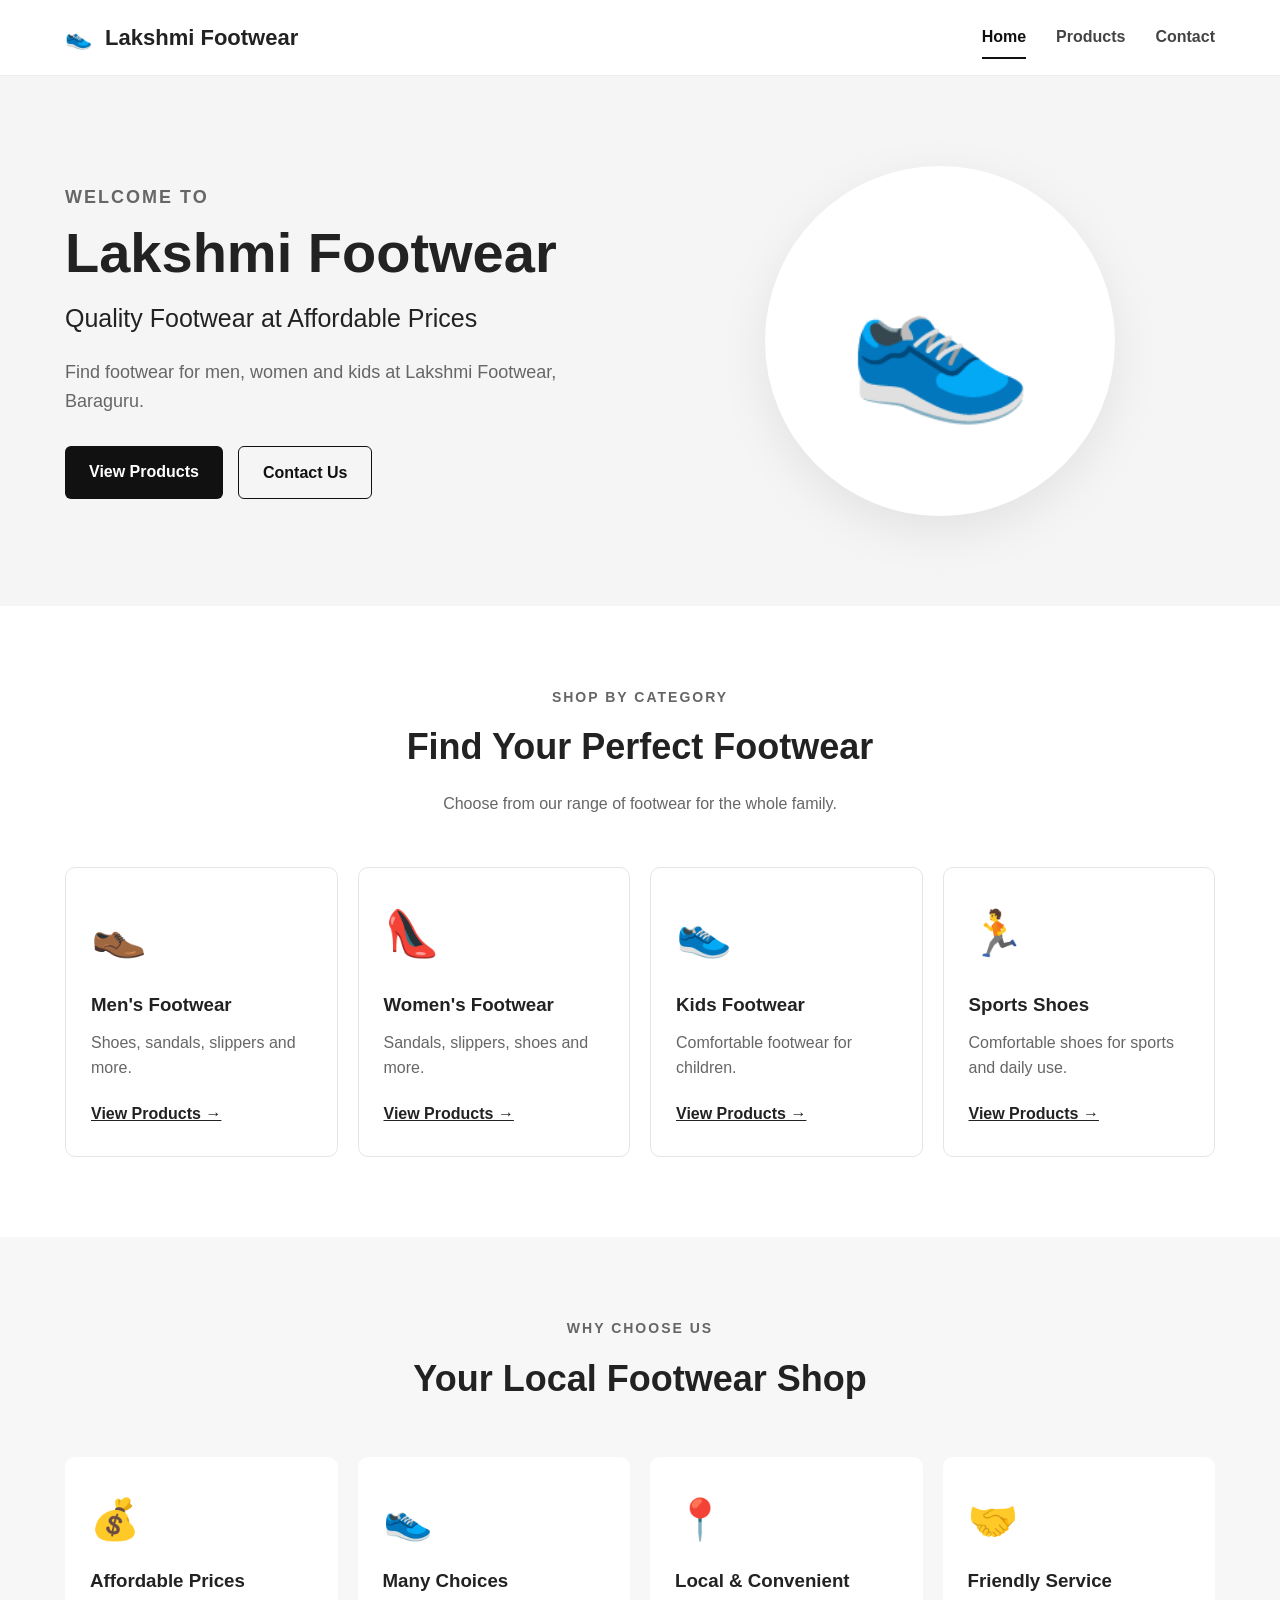
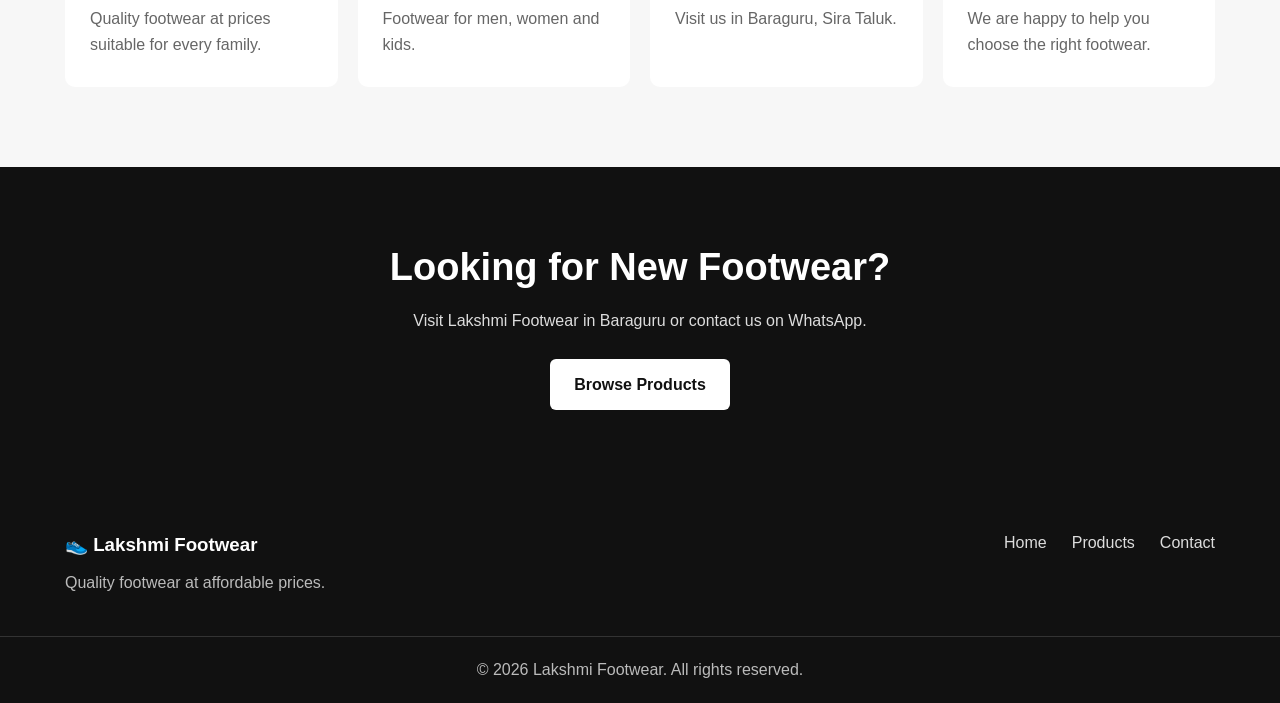
<file: index.html>
<!DOCTYPE html>
<html lang="en">
<head>
    <meta charset="UTF-8">
    <meta name="viewport" content="width=device-width, initial-scale=1.0">

    <meta name="description"
          content="Lakshmi Footwear - Quality footwear at affordable prices in Baraguru, Sira Taluk, Tumakuru, Karnataka.">

    <title>Lakshmi Footwear | Baraguru</title>

    <link rel="stylesheet" href="style.css">
</head>

<body>

    <!-- ================= HEADER ================= -->

    <header class="header">

        <div class="container nav-container">

            <a href="index.html" class="logo">
                <span>👟</span>
                Lakshmi Footwear
            </a>

            <button class="menu-btn" id="menuBtn">
                ☰
            </button>

            <nav class="navbar" id="navbar">
                <a href="index.html" class="active">Home</a>
                <a href="products.html">Products</a>
                <a href="contact.html">Contact</a>
            </nav>

        </div>

    </header>


    <!-- ================= HERO SECTION ================= -->

    <main>

        <section class="hero">

            <div class="container hero-content">

                <div class="hero-text">

                    <p class="small-title">
                        WELCOME TO
                    </p>

                    <h1>
                        Lakshmi Footwear
                    </h1>

                    <h2>
                        Quality Footwear at Affordable Prices
                    </h2>

                    <p>
                        Find footwear for men, women and kids
                        at Lakshmi Footwear, Baraguru.
                    </p>

                    <div class="hero-buttons">

                        <a href="products.html" class="btn primary-btn">
                            View Products
                        </a>

                        <a href="contact.html" class="btn secondary-btn">
                            Contact Us
                        </a>

                    </div>

                </div>

                <div class="hero-image">
                    <div class="shoe-emoji">
                        👟
                    </div>
                </div>

            </div>

        </section>


        <!-- ================= CATEGORIES ================= -->

        <section class="section">

            <div class="container">

                <div class="section-heading">

                    <p class="small-title">
                        SHOP BY CATEGORY
                    </p>

                    <h2>
                        Find Your Perfect Footwear
                    </h2>

                    <p>
                        Choose from our range of footwear for the whole family.
                    </p>

                </div>


                <div class="category-grid">

                    <div class="category-card">
                        <div class="category-icon">👞</div>
                        <h3>Men's Footwear</h3>
                        <p>Shoes, sandals, slippers and more.</p>
                        <a href="products.html">View Products →</a>
                    </div>


                    <div class="category-card">
                        <div class="category-icon">👠</div>
                        <h3>Women's Footwear</h3>
                        <p>Sandals, slippers, shoes and more.</p>
                        <a href="products.html">View Products →</a>
                    </div>


                    <div class="category-card">
                        <div class="category-icon">👟</div>
                        <h3>Kids Footwear</h3>
                        <p>Comfortable footwear for children.</p>
                        <a href="products.html">View Products →</a>
                    </div>


                    <div class="category-card">
                        <div class="category-icon">🏃</div>
                        <h3>Sports Shoes</h3>
                        <p>Comfortable shoes for sports and daily use.</p>
                        <a href="products.html">View Products →</a>
                    </div>

                </div>

            </div>

        </section>


        <!-- ================= WHY US ================= -->

        <section class="why-section">

            <div class="container">

                <div class="section-heading">

                    <p class="small-title">
                        WHY CHOOSE US
                    </p>

                    <h2>
                        Your Local Footwear Shop
                    </h2>

                </div>


                <div class="features-grid">

                    <div class="feature-card">
                        <div class="feature-icon">💰</div>
                        <h3>Affordable Prices</h3>
                        <p>
                            Quality footwear at prices suitable
                            for every family.
                        </p>
                    </div>


                    <div class="feature-card">
                        <div class="feature-icon">👟</div>
                        <h3>Many Choices</h3>
                        <p>
                            Footwear for men, women and kids.
                        </p>
                    </div>


                    <div class="feature-card">
                        <div class="feature-icon">📍</div>
                        <h3>Local & Convenient</h3>
                        <p>
                            Visit us in Baraguru, Sira Taluk.
                        </p>
                    </div>


                    <div class="feature-card">
                        <div class="feature-icon">🤝</div>
                        <h3>Friendly Service</h3>
                        <p>
                            We are happy to help you choose
                            the right footwear.
                        </p>
                    </div>

                </div>

            </div>

        </section>


        <!-- ================= CALL TO ACTION ================= -->

        <section class="cta-section">

            <div class="container cta-content">

                <h2>
                    Looking for New Footwear?
                </h2>

                <p>
                    Visit Lakshmi Footwear in Baraguru
                    or contact us on WhatsApp.
                </p>

                <a href="products.html" class="btn white-btn">
                    Browse Products
                </a>

            </div>

        </section>

    </main>


    <!-- ================= FOOTER ================= -->

    <footer class="footer">

        <div class="container footer-content">

            <div>
                <h3>👟 Lakshmi Footwear</h3>

                <p>
                    Quality footwear at affordable prices.
                </p>
            </div>


            <div class="footer-links">

                <a href="index.html">Home</a>

                <a href="products.html">Products</a>

                <a href="contact.html">Contact</a>

            </div>

        </div>


        <div class="copyright">

            <p>
                © <span id="year"></span> Lakshmi Footwear.
                All rights reserved.
            </p>

        </div>

    </footer>


    <script src="script.js"></script>

</body>
</html>
</file>
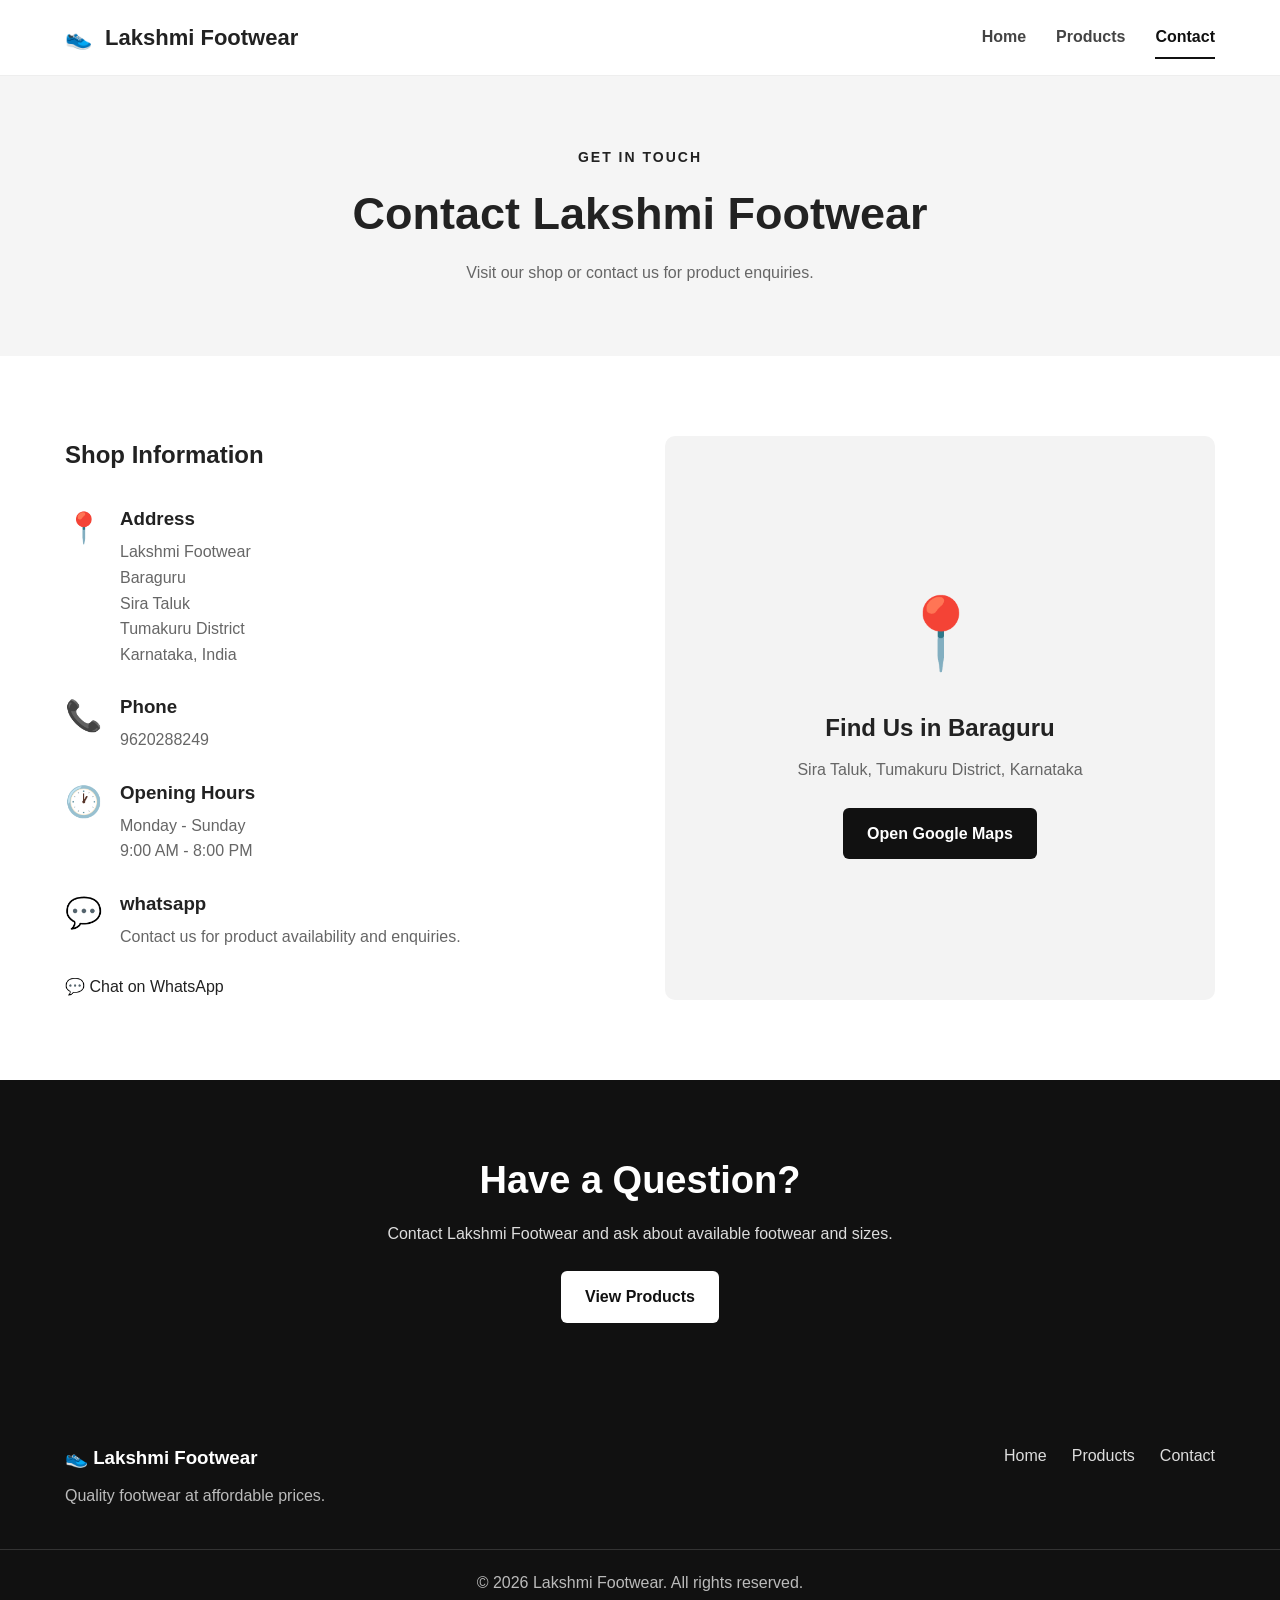
<file: contact.html>
<!DOCTYPE html>
<html lang="en">

<head>

    <meta charset="UTF-8">

    <meta name="viewport"
          content="width=device-width, initial-scale=1.0">

    <meta name="description"
          content="Contact Lakshmi Footwear in Baraguru, Sira Taluk, Tumakuru, Karnataka.">

    <title>Contact | Lakshmi Footwear</title>

    <link rel="stylesheet" href="style.css">

</head>


<body>


    <!-- HEADER -->

    <header class="header">

        <div class="container nav-container">

            <a href="index.html" class="logo">

                <span>👟</span>

                Lakshmi Footwear

            </a>


            <button class="menu-btn" id="menuBtn">
                ☰
            </button>


            <nav class="navbar" id="navbar">

                <a href="index.html">
                    Home
                </a>

                <a href="products.html">
                    Products
                </a>

                <a href="contact.html" class="active">
                    Contact
                </a>

            </nav>

        </div>

    </header>


    <!-- PAGE HEADER -->

    <section class="page-header">

        <div class="container">

            <p class="small-title">
                GET IN TOUCH
            </p>

            <h1>
                Contact Lakshmi Footwear
            </h1>

            <p>
                Visit our shop or contact us for product enquiries.
            </p>

        </div>

    </section>


    <!-- CONTACT -->

    <main class="section">

        <div class="container">

            <div class="contact-grid">


                <!-- CONTACT INFORMATION -->

                <div class="contact-info">

                    <h2>
                        Shop Information
                    </h2>


                    <div class="contact-item">

                        <div class="contact-icon">
                            📍
                        </div>

                        <div>

                            <h3>
                                Address
                            </h3>

                            <p>
                                Lakshmi Footwear<br>
                                Baraguru<br>
                                Sira Taluk<br>
                                Tumakuru District<br>
                                Karnataka, India
                            </p>

                        </div>

                    </div>


                    <div class="contact-item">

                        <div class="contact-icon">
                            📞
                        </div>

                        <div>

                            <h3>
                                Phone
                            </h3>

                            <p>
                                9620288249
                            </p>

                        </div>

                    </div>


                    <div class="contact-item">

                        <div class="contact-icon">
                            🕐
                        </div>

                        <div>

                            <h3>
                                Opening Hours
                            </h3>

                            <p>
                                Monday - Sunday<br>
                                9:00 AM - 8:00 PM
                            </p>

                        </div>

                    </div>


                    <div class="contact-item">

                        <div class="contact-icon">
                            💬
                        </div>

                        <div>

                            <h3>
                                whatsapp
                            </h3>

                            <p>
                                Contact us for product availability
                                and enquiries.
                            </p>

                        </div>

                    </div>


                    <!-- IMPORTANT:
                         Replace 9620288249 with the real
                         WhatsApp number.
                    -->

                    <a
                        href="https:/wa.me/9620288249
                        class="btn whatsapp-btn"
                        target="_blank">

                        💬 Chat on WhatsApp

                    </a>

                </div>


                <!-- MAP -->

                <div class="map-container">

                    <div class="map-placeholder">

                        <div class="map-icon">
                            📍
                        </div>

                        <h2>
                            Find Us in Baraguru
                        </h2>

                        <p>
                            Sira Taluk, Tumakuru District,
                            Karnataka
                        </p>

                        <!-- Replace this link with the actual
                             Google Maps link for the shop. -->

                        <a
                            href="https://www.google.com/maps/search/?api=1&query=Baraguru%2C%20Sira%2C%20Karnataka"
                            target="_blank"
                            class="btn primary-btn">

                            Open Google Maps

                        </a>

                    </div>

                </div>

            </div>

        </div>

    </main>


    <!-- CTA -->

    <section class="cta-section">

        <div class="container cta-content">

            <h2>
                Have a Question?
            </h2>

            <p>
                Contact Lakshmi Footwear and ask about
                available footwear and sizes.
            </p>

            <a
                href="products.html"
                class="btn white-btn">

                View Products

            </a>

        </div>

    </section>


    <!-- FOOTER -->

    <footer class="footer">

        <div class="container footer-content">

            <div>

                <h3>
                    👟 Lakshmi Footwear
                </h3>

                <p>
                    Quality footwear at affordable prices.
                </p>

            </div>


            <div class="footer-links">

                <a href="index.html">
                    Home
                </a>

                <a href="products.html">
                    Products
                </a>

                <a href="contact.html">
                    Contact
                </a>

            </div>

        </div>


        <div class="copyright">

            <p>
                © <span id="year"></span>
                Lakshmi Footwear.
                All rights reserved.
            </p>

        </div>

    </footer>


    <script src="script.js"></script>

</body>

</html>
</file>
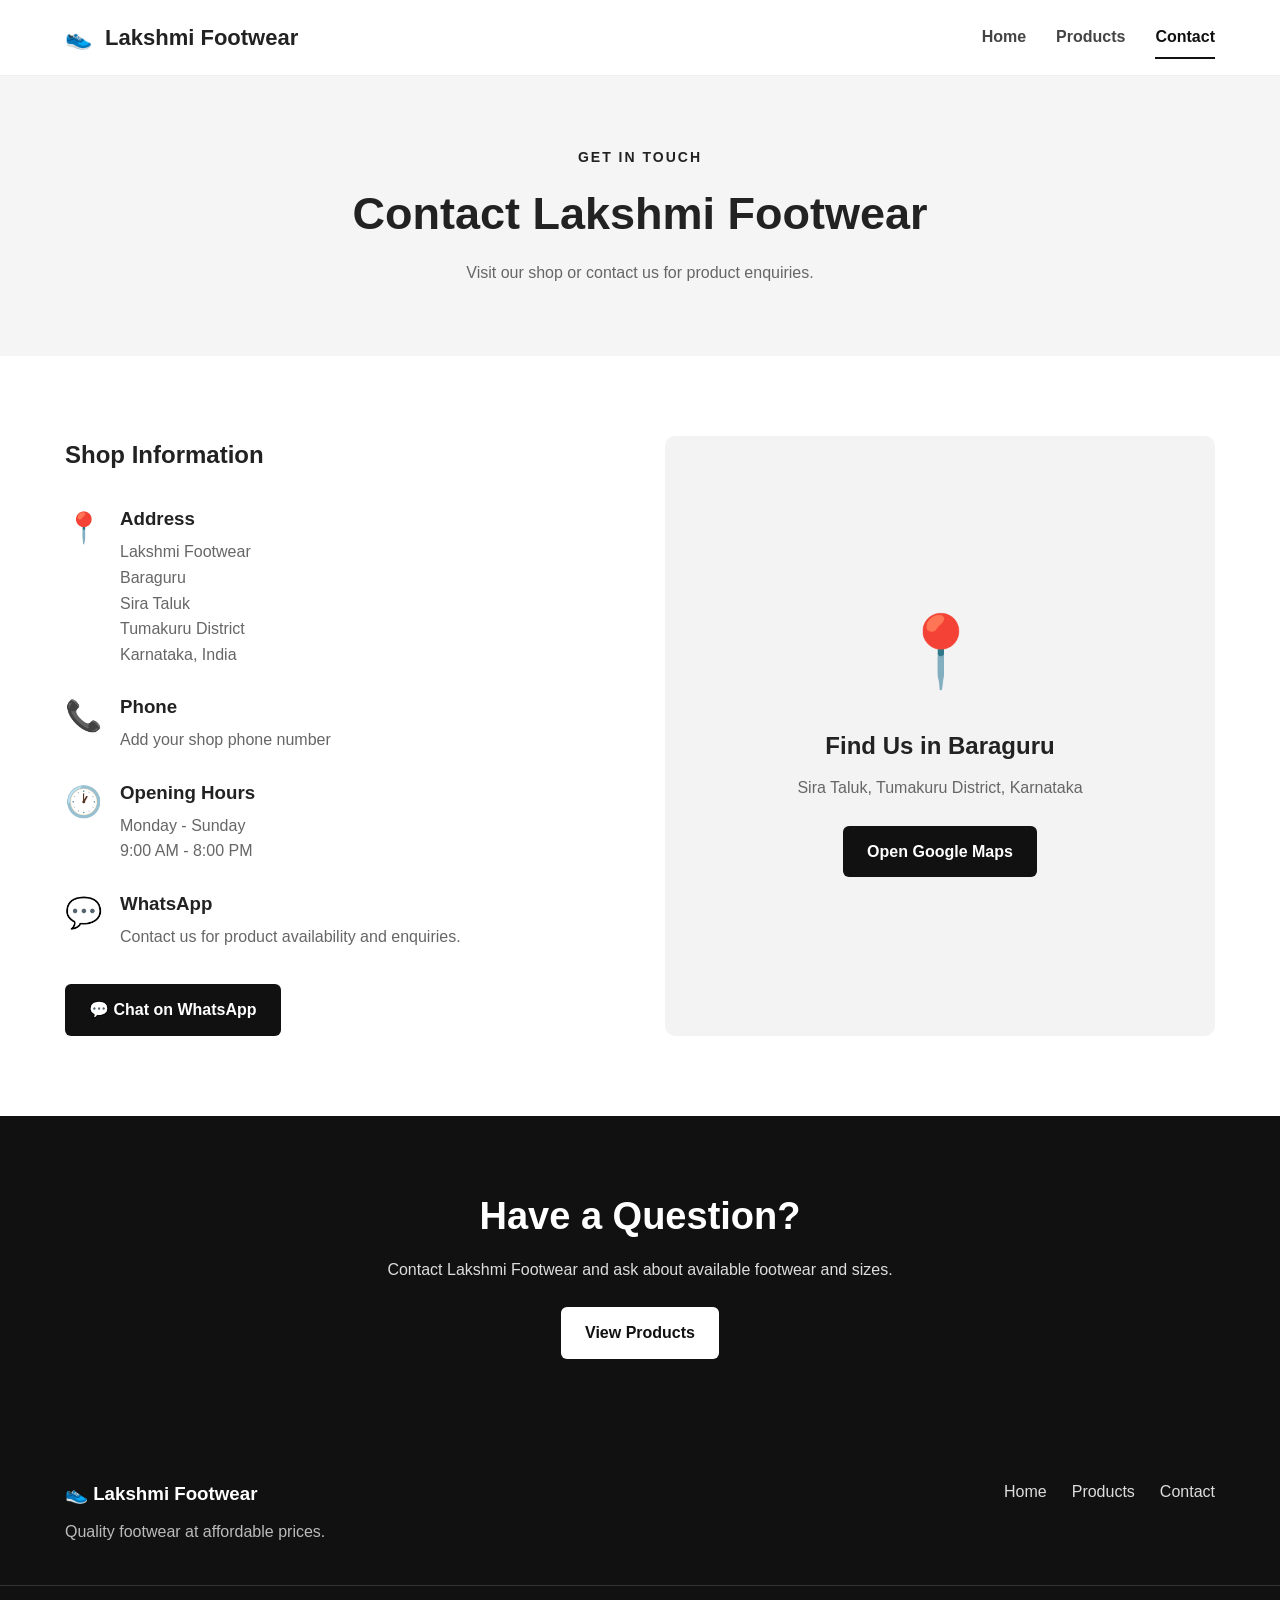
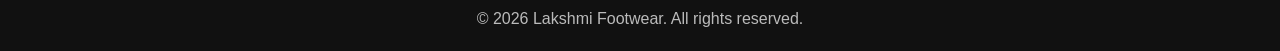
<file: products.html>
<!DOCTYPE html>
<html lang="en">

<head>

    <meta charset="UTF-8">

    <meta name="viewport"
          content="width=device-width, initial-scale=1.0">

    <meta name="description"
          content="Contact Lakshmi Footwear in Baraguru, Sira Taluk, Tumakuru, Karnataka.">

    <title>Contact | Lakshmi Footwear</title>

    <link rel="stylesheet" href="style.css">

</head>


<body>


    <!-- HEADER -->

    <header class="header">

        <div class="container nav-container">

            <a href="index.html" class="logo">

                <span>👟</span>

                Lakshmi Footwear

            </a>


            <button class="menu-btn" id="menuBtn">
                ☰
            </button>


            <nav class="navbar" id="navbar">

                <a href="index.html">
                    Home
                </a>

                <a href="products.html">
                    Products
                </a>

                <a href="contact.html" class="active">
                    Contact
                </a>

            </nav>

        </div>

    </header>


    <!-- PAGE HEADER -->

    <section class="page-header">

        <div class="container">

            <p class="small-title">
                GET IN TOUCH
            </p>

            <h1>
                Contact Lakshmi Footwear
            </h1>

            <p>
                Visit our shop or contact us for product enquiries.
            </p>

        </div>

    </section>


    <!-- CONTACT -->

    <main class="section">

        <div class="container">

            <div class="contact-grid">


                <!-- CONTACT INFORMATION -->

                <div class="contact-info">

                    <h2>
                        Shop Information
                    </h2>


                    <div class="contact-item">

                        <div class="contact-icon">
                            📍
                        </div>

                        <div>

                            <h3>
                                Address
                            </h3>

                            <p>
                                Lakshmi Footwear<br>
                                Baraguru<br>
                                Sira Taluk<br>
                                Tumakuru District<br>
                                Karnataka, India
                            </p>

                        </div>

                    </div>


                    <div class="contact-item">

                        <div class="contact-icon">
                            📞
                        </div>

                        <div>

                            <h3>
                                Phone
                            </h3>

                            <p>
                                Add your shop phone number
                            </p>

                        </div>

                    </div>


                    <div class="contact-item">

                        <div class="contact-icon">
                            🕐
                        </div>

                        <div>

                            <h3>
                                Opening Hours
                            </h3>

                            <p>
                                Monday - Sunday<br>
                                9:00 AM - 8:00 PM
                            </p>

                        </div>

                    </div>


                    <div class="contact-item">

                        <div class="contact-icon">
                            💬
                        </div>

                        <div>

                            <h3>
                                WhatsApp
                            </h3>

                            <p>
                                Contact us for product availability
                                and enquiries.
                            </p>

                        </div>

                    </div>


                    <!-- IMPORTANT:
                         Replace 919999999999 with the real
                         WhatsApp number.
                    -->

                    <a
                        href="https://wa.me/919999999999"
                        class="btn whatsapp-btn"
                        target="_blank">

                        💬 Chat on WhatsApp

                    </a>

                </div>


                <!-- MAP -->

                <div class="map-container">

                    <div class="map-placeholder">

                        <div class="map-icon">
                            📍
                        </div>

                        <h2>
                            Find Us in Baraguru
                        </h2>

                        <p>
                            Sira Taluk, Tumakuru District,
                            Karnataka
                        </p>

                        <!-- Replace this link with the actual
                             Google Maps link for the shop. -->

                        <a
                            href="https://www.google.com/maps/search/?api=1&query=Baraguru%2C%20Sira%2C%20Karnataka"
                            target="_blank"
                            class="btn primary-btn">

                            Open Google Maps

                        </a>

                    </div>

                </div>

            </div>

        </div>

    </main>


    <!-- CTA -->

    <section class="cta-section">

        <div class="container cta-content">

            <h2>
                Have a Question?
            </h2>

            <p>
                Contact Lakshmi Footwear and ask about
                available footwear and sizes.
            </p>

            <a
                href="products.html"
                class="btn white-btn">

                View Products

            </a>

        </div>

    </section>


    <!-- FOOTER -->

    <footer class="footer">

        <div class="container footer-content">

            <div>

                <h3>
                    👟 Lakshmi Footwear
                </h3>

                <p>
                    Quality footwear at affordable prices.
                </p>

            </div>


            <div class="footer-links">

                <a href="index.html">
                    Home
                </a>

                <a href="products.html">
                    Products
                </a>

                <a href="contact.html">
                    Contact
                </a>

            </div>

        </div>


        <div class="copyright">

            <p>
                © <span id="year"></span>
                Lakshmi Footwear.
                All rights reserved.
            </p>

        </div>

    </footer>


    <script src="script.js"></script>

</body>

</html>
</file>
<file: style.css>
/* =====================================================
   LAKSHMI FOOTWEAR
   Main Website Styles
===================================================== */


/* ================= RESET ================= */

* {
    margin: 0;
    padding: 0;
    box-sizing: border-box;
}


html {
    scroll-behavior: smooth;
}


body {
    font-family: Arial, Helvetica, sans-serif;
    line-height: 1.6;
    color: #222;
    background: #ffffff;
}


a {
    text-decoration: none;
    color: inherit;
}


img {
    max-width: 100%;
    display: block;
}


/* ================= COMMON ================= */

.container {
    width: 90%;
    max-width: 1150px;
    margin: auto;
}


.section {
    padding: 80px 0;
}


.section-heading {
    text-align: center;
    max-width: 700px;
    margin: 0 auto 50px;
}


.section-heading h2 {
    font-size: 36px;
    margin-bottom: 15px;
}


.section-heading p {
    color: #666;
}


.small-title {
    font-size: 14px;
    font-weight: bold;
    letter-spacing: 2px;
    text-transform: uppercase;
    margin-bottom: 10px;
}


/* ================= HEADER ================= */

.header {
    background: #ffffff;
    border-bottom: 1px solid #eeeeee;
    position: sticky;
    top: 0;
    z-index: 1000;
}


.nav-container {
    height: 75px;
    display: flex;
    align-items: center;
    justify-content: space-between;
}


.logo {
    font-size: 22px;
    font-weight: 800;
}


.logo span {
    margin-right: 7px;
}


.navbar {
    display: flex;
    gap: 30px;
}


.navbar a {
    font-weight: 600;
    color: #444;
    padding: 8px 0;
    border-bottom: 2px solid transparent;
}


.navbar a:hover,
.navbar a.active {
    color: #111;
    border-bottom-color: #111;
}


.menu-btn {
    display: none;
    border: none;
    background: transparent;
    font-size: 28px;
    cursor: pointer;
}


/* ================= HERO ================= */

.hero {
    background: #f5f5f5;
    padding: 90px 0;
}


.hero-content {
    display: grid;
    grid-template-columns: 1fr 1fr;
    align-items: center;
    gap: 50px;
}


.hero-text h1 {
    font-size: 56px;
    line-height: 1.1;
    margin-bottom: 15px;
}


.hero-text h2 {
    font-size: 25px;
    margin-bottom: 20px;
    font-weight: 500;
}


.hero-text > p {
    color: #666;
    max-width: 550px;
    font-size: 18px;
}


.hero-buttons {
    display: flex;
    gap: 15px;
    margin-top: 30px;
}


.btn {
    display: inline-block;
    padding: 13px 24px;
    border-radius: 6px;
    font-weight: bold;
    transition: 0.2s;
    cursor: pointer;
}


.primary-btn {
    background: #111;
    color: white;
}


.primary-btn:hover {
    background: #333;
}


.secondary-btn {
    border: 1px solid #111;
    color: #111;
}


.secondary-btn:hover {
    background: #111;
    color: white;
}


.hero-image {
    display: flex;
    justify-content: center;
    align-items: center;
}


.shoe-emoji {
    width: 350px;
    height: 350px;
    border-radius: 50%;
    background: white;
    display: flex;
    align-items: center;
    justify-content: center;
    font-size: 150px;
    box-shadow: 0 15px 50px rgba(0, 0, 0, 0.08);
}


/* ================= CATEGORIES ================= */

.category-grid {
    display: grid;
    grid-template-columns: repeat(4, 1fr);
    gap: 20px;
}


.category-card {
    border: 1px solid #e5e5e5;
    padding: 30px 25px;
    border-radius: 10px;
    transition: 0.2s;
}


.category-card:hover {
    transform: translateY(-5px);
    box-shadow: 0 10px 30px rgba(0, 0, 0, 0.08);
}


.category-icon {
    font-size: 45px;
    margin-bottom: 20px;
}


.category-card h3 {
    margin-bottom: 10px;
}


.category-card p {
    color: #666;
    margin-bottom: 20px;
}


.category-card a {
    font-weight: bold;
    text-decoration: underline;
}


/* ================= WHY SECTION ================= */

.why-section {
    background: #f7f7f7;
    padding: 80px 0;
}


.features-grid {
    display: grid;
    grid-template-columns: repeat(4, 1fr);
    gap: 20px;
}


.feature-card {
    background: white;
    padding: 30px 25px;
    border-radius: 10px;
}


.feature-icon {
    font-size: 40px;
    margin-bottom: 15px;
}


.feature-card h3 {
    margin-bottom: 10px;
}


.feature-card p {
    color: #666;
}


/* ================= CTA ================= */

.cta-section {
    background: #111;
    color: white;
    padding: 70px 0;
    text-align: center;
}


.cta-content h2 {
    font-size: 38px;
    margin-bottom: 10px;
}


.cta-content p {
    margin-bottom: 25px;
    color: #ddd;
}


.white-btn {
    background: white;
    color: #111;
}


.white-btn:hover {
    background: #ddd;
}


/* ================= PAGE HEADER ================= */

.page-header {
    background: #f5f5f5;
    padding: 70px 0;
    text-align: center;
}


.page-header h1 {
    font-size: 45px;
    margin-bottom: 10px;
}


.page-header p:last-child {
    color: #666;
}


/* ================= PRODUCT CONTROLS ================= */

.product-controls {
    display: flex;
    gap: 15px;
    margin-bottom: 40px;
}


.product-controls input,
.product-controls select {
    padding: 14px 16px;
    border: 1px solid #ddd;
    border-radius: 6px;
    font-size: 16px;
}


.product-controls input {
    flex: 1;
}


.product-controls select {
    width: 220px;
    background: white;
}


/* ================= PRODUCTS ================= */

.product-grid {
    display: grid;
    grid-template-columns: repeat(3, 1fr);
    gap: 25px;
}


.product-card {
    border: 1px solid #e5e5e5;
    border-radius: 10px;
    overflow: hidden;
    background: white;
    transition: 0.2s;
}


.product-card:hover {
    transform: translateY(-5px);
    box-shadow: 0 10px 30px rgba(0, 0, 0, 0.08);
}


.product-image {
    height: 220px;
    background: #f5f5f5;
    display: flex;
    align-items: center;
    justify-content: center;
    font-size: 90px;
}


.product-info {
    padding: 22px;
}


.product-category {
    font-size: 12px;
    font-weight: bold;
    text-transform: uppercase;
    letter-spacing: 1px;
    color: #777;
}


.product-info h3 {
    font-size: 21px;
    margin: 8px 0;
}


.product-description {
    color: #666;
    margin-bottom: 18px;
}


.product-bottom {
    display: flex;
    justify-content: space-between;
    align-items: center;
}


.product-bottom strong {
    font-size: 22px;
}


.available {
    color: #287a36;
    font-size: 14px;
    font-weight: bold;
}


.sizes {
    color: #666;
    margin-top: 12px;
    font-size: 14px;
}


.no-results {
    text-align: center;
    padding: 50px;
    display: none;
}


.no-results h3 {
    margin-bottom: 10px;
}


/* ================= CONTACT ================= */

.contact-grid {
    display: grid;
    grid-template-columns: 1fr 1fr;
    gap: 50px;
}


.contact-info h2 {
    margin-bottom: 30px;
}


.contact-item {
    display: flex;
    gap: 18px;
    margin-bottom: 25px;
}


.contact-icon {
    font-size: 30px;
}


.contact-item h3 {
    margin-bottom: 5px;
}


.contact-item p {
    color: #666;
}


.whatsapp-btn {
    background: #111;
    color: white;
    margin-top: 10px;
}


.map-container {
    min-height: 450px;
}


.map-placeholder {
    height: 100%;
    min-height: 450px;
    background: #f3f3f3;
    border-radius: 10px;
    display: flex;
    flex-direction: column;
    align-items: center;
    justify-content: center;
    text-align: center;
    padding: 30px;
}


.map-icon {
    font-size: 70px;
    margin-bottom: 20px;
}


.map-placeholder h2 {
    margin-bottom: 10px;
}


.map-placeholder p {
    color: #666;
    margin-bottom: 25px;
}


/* ================= FOOTER ================= */

.footer {
    background: #111;
    color: white;
    padding-top: 50px;
}


.footer-content {
    display: flex;
    justify-content: space-between;
    gap: 30px;
    padding-bottom: 40px;
}


.footer h3 {
    margin-bottom: 10px;
}


.footer p {
    color: #bbb;
}


.footer-links {
    display: flex;
    gap: 25px;
}


.footer-links a {
    color: #ddd;
}


.footer-links a:hover {
    color: white;
}


.copyright {
    border-top: 1px solid #333;
    padding: 20px;
    text-align: center;
}


/* ================= MOBILE ================= */

@media (max-width: 900px) {

    .category-grid,
    .features-grid {
        grid-template-columns: repeat(2, 1fr);
    }


    .product-grid {
        grid-template-columns: repeat(2, 1fr);
    }


    .hero-content {
        grid-template-columns: 1fr;
        text-align: center;
    }


    .hero-text > p {
        margin: auto;
    }


    .hero-buttons {
        justify-content: center;
    }


    .contact-grid {
        grid-template-columns: 1fr;
    }

}


@media (max-width: 650px) {

    .nav-container {
        position: relative;
    }


    .menu-btn {
        display: block;
    }


    .navbar {
        position: absolute;
        top: 75px;
        left: 0;
        right: 0;
        background: white;
        border-bottom: 1px solid #ddd;
        display: none;
        flex-direction: column;
        gap: 0;
        padding: 10px 5%;
    }


    .navbar.show {
        display: flex;
    }


    .navbar a {
        padding: 15px 0;
    }


    .hero {
        padding: 60px 0;
    }


    .hero-text h1 {
        font-size: 40px;
    }


    .hero-text h2 {
        font-size: 21px;
    }


    .shoe-emoji {
        width: 230px;
        height: 230px;
        font-size: 100px;
    }


    .section {
        padding: 60px 0;
    }


    .section-heading h2 {
        font-size: 30px;
    }


    .category-grid,
    .features-grid,
    .product-grid {
        grid-template-columns: 1fr;
    }


    .product-controls {
        flex-direction: column;
    }


    .product-controls select {
        width: 100%;
    }


    .page-header h1 {
        font-size: 35px;
    }


    .footer-content {
        flex-direction: column;
    }


    .footer-links {
        flex-direction: column;
        gap: 10px;
    }

}
</file>
